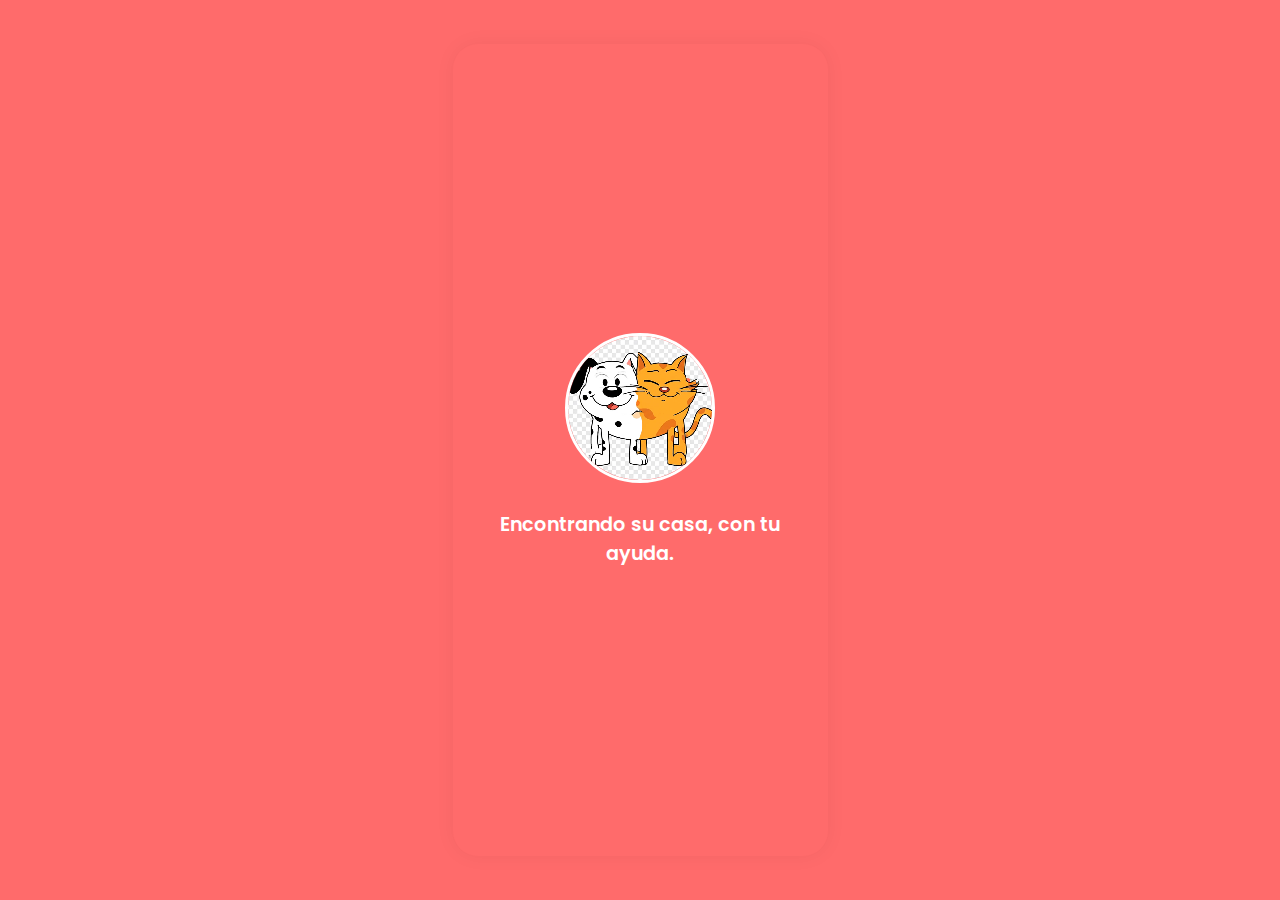
<file: 01-splash.html>
<!DOCTYPE html>
<html lang="es">
<head>
    <meta charset="UTF-8">
    <meta name="viewport" content="width=device-width, initial-scale=1.0">
    <title>PetFinder - Splash</title>
    <link rel="stylesheet" href="style.css">
    <link href="https://fonts.googleapis.com/css2?family=Poppins:wght@400;600;700&display=swap" rel="stylesheet">
</head>
<body>
    
<div id="splash-screen" class="screen">
        <div class="splash-content">
            <video class="app-logo" autoplay muted loop playsinline>
            <source src="/assets/Animación_de_CatDog_estilo_Cartoon_Network.mp4" type="video/mp4">
        </video>
            <p class="tagline">Encontrando su casa, con tu ayuda.</p>
        </div>
    </div>

    <script>
        // Redirige a la pantalla de bienvenida después de 5 segundos
        setTimeout(() => {
            window.location.href = '02-welcome.html';
        }, 5000); 
    </script>
</body>
</html>
</file>
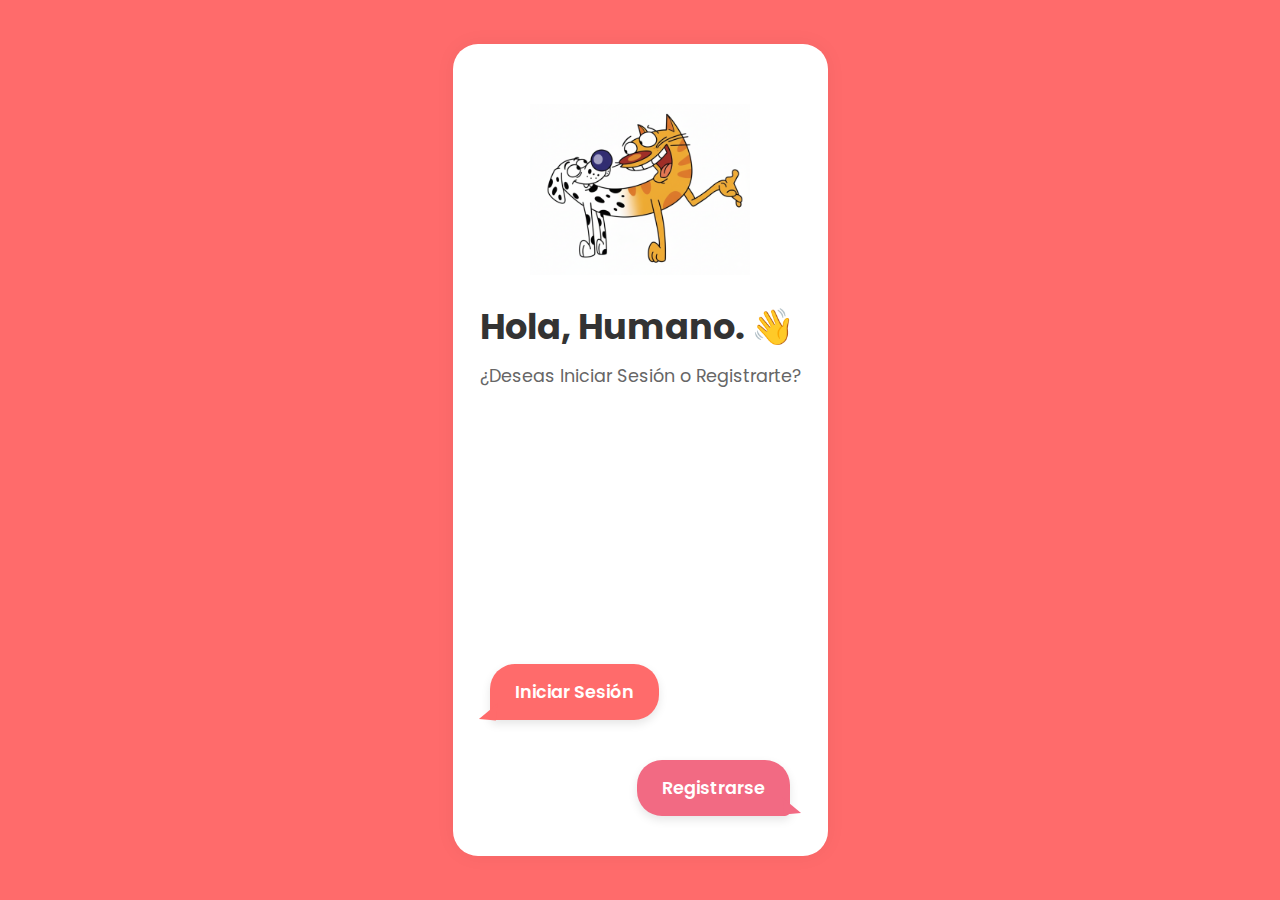
<file: 02-welcome.html>
<!DOCTYPE html>
<html lang="es">
<head>
    <meta charset="UTF-8">
    <meta name="viewport" content="width=device-width, initial-scale=1.0">
    <title>PetFinder - Bienvenida</title>
    <link rel="stylesheet" href="style.css">
    <link href="https://fonts.googleapis.com/css2?family=Poppins:wght@400;600;700&display=swap" rel="stylesheet">
</head>
<body>
    
<div id="onboarding-welcome" class="screen active">
        <div class="onboarding-header">
            <img src="/assets/CatDog.png" alt="CatDog" class="onboarding-animal">
            <h1>Hola, Humano. 👋</h1>
            <p>¿Deseas Iniciar Sesión o Registrarte?</p>
        </div>
        <div class="onboarding-actions">
            <a href="03-login.html" class="btn btn-primary">Iniciar Sesión</a>
            <a href="04-signup-step1.html" class="btn btn-secondary">Registrarse</a>
        </div>
    </div>
</body>
</html>
</file>
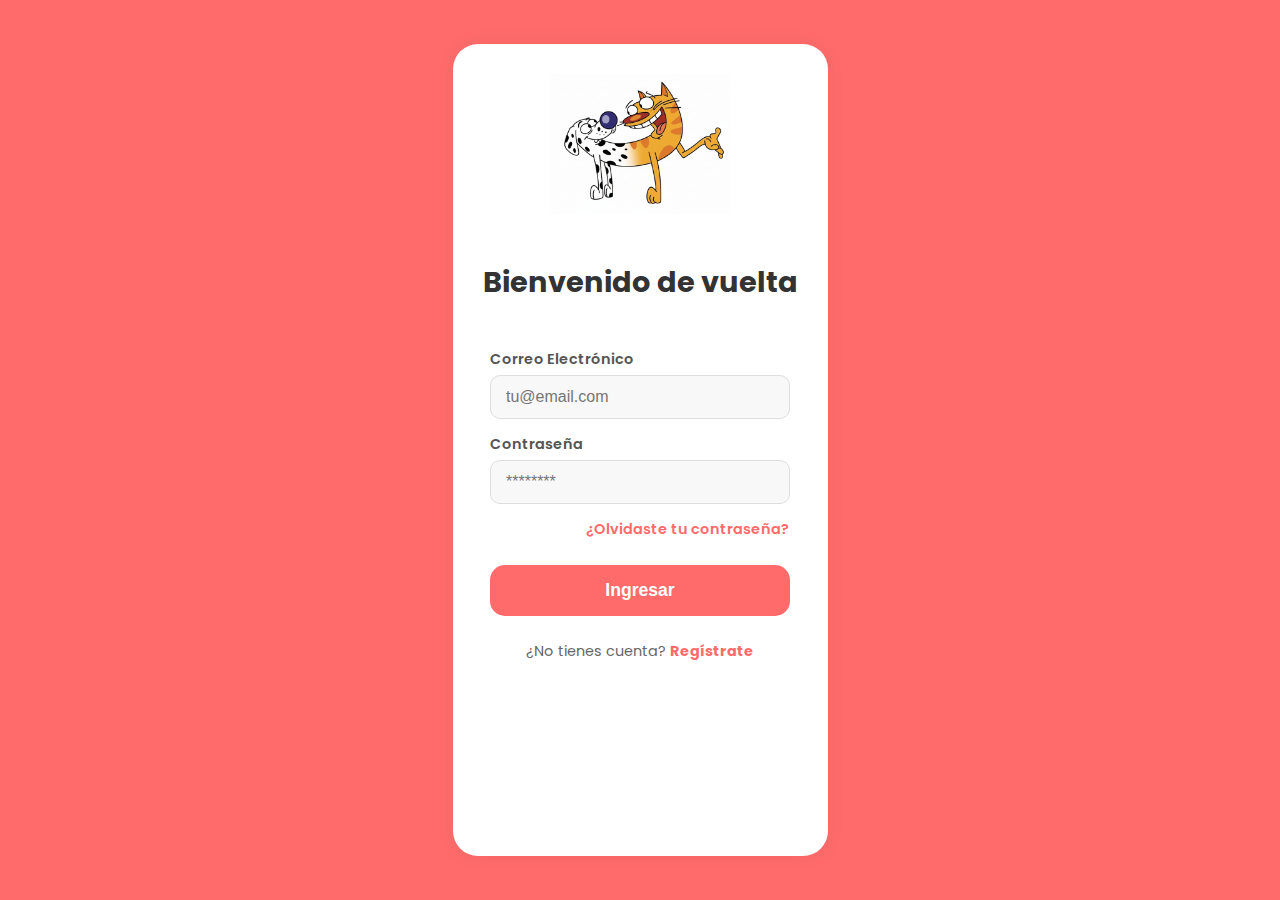
<file: 03-login.html>
<!DOCTYPE html>
<html lang="es">
<head>
    <meta charset="UTF-8">
    <meta name="viewport" content="width=device-width, initial-scale=1.0">
    <title>PetFinder - Login</title>
    <link rel="stylesheet" href="style.css">
    <link href="https://fonts.googleapis.com/css2?family=Poppins:wght@400;600;700&display=swap" rel="stylesheet">
</head>
<body>
    
<div id="login-screen" class="screen active">
        <div class="screen-header">
            <img src="/assets/CatDog.png" alt="CatDog" class="header-icon">
            <h2>Bienvenido de vuelta</h2>
        </div>
        <form class="form-container">
            <div class="input-group">
                <label for="login-email">Correo Electrónico</label>
                <input type="email" id="login-email" placeholder="tu@email.com" required>
            </div>
            <div class="input-group">
                <label for="login-password">Contraseña</label>
                <input type="password" id="login-password" placeholder="********" required>
            </div>
            <a href="#" class="forgot-password">¿Olvidaste tu contraseña?</a>
            <button type="submit" class="btn btn-primary">Ingresar</button>
            <p class="form-footer">¿No tienes cuenta? <a href="04-signup-step1.html">Regístrate</a></p>
        </form>
    </div>
</body>
</html>
</file>
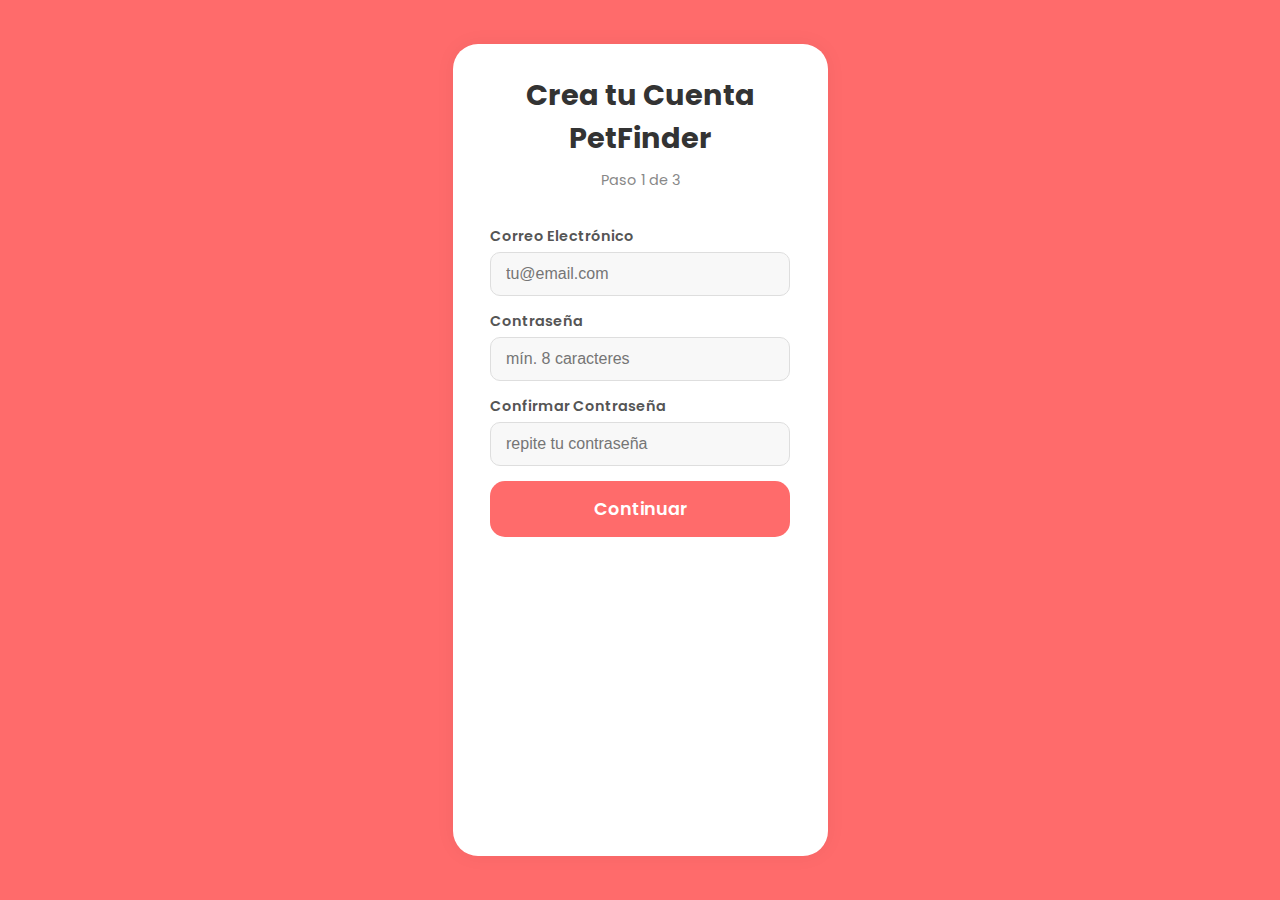
<file: 04-signup-step1.html>
<!DOCTYPE html>
<html lang="es">
<head>
    <meta charset="UTF-8">
    <meta name="viewport" content="width=device-width, initial-scale=1.0">
    <title>PetFinder - Registro 1/3</title>
    <link rel="stylesheet" href="style.css">
    <link href="https://fonts.googleapis.com/css2?family=Poppins:wght@400;600;700&display=swap" rel="stylesheet">
</head>
<body>
    
<div id="signup-step1-screen" class="screen active">
        <div class="screen-header">
            <h2>Crea tu Cuenta PetFinder</h2>
            <p class="progress-indicator">Paso 1 de 3</p>
        </div>
        <form class="form-container">
            <div class="input-group">
                <label for="signup-email">Correo Electrónico</label>
                <input type="email" id="signup-email" placeholder="tu@email.com" required>
            </div>
            <div class="input-group">
                <label for="signup-password">Contraseña</label>
                <input type="password" id="signup-password" placeholder="mín. 8 caracteres" required>
            </div>
            <div class="input-group">
                <label for="signup-confirm-password">Confirmar Contraseña</label>
                <input type="password" id="signup-confirm-password" placeholder="repite tu contraseña" required>
            </div>
            <a href="05-signup-step2.html" class="btn btn-primary">Continuar</a>
        </form>
    </div>
</body>
</html>
</file>
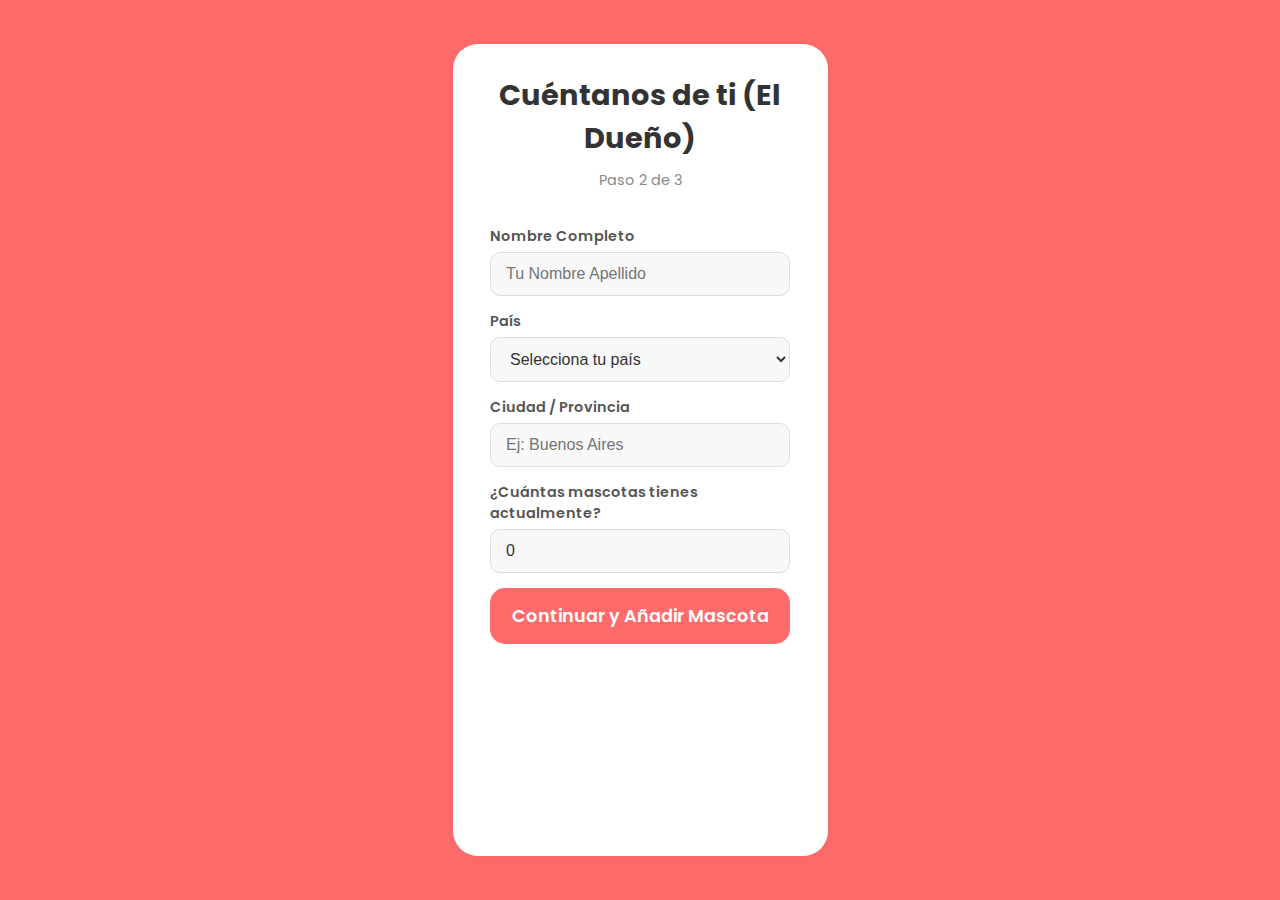
<file: 05-signup-step2.html>
<!DOCTYPE html>
<html lang="es">
<head>
    <meta charset="UTF-8">
    <meta name="viewport" content="width=device-width, initial-scale=1.0">
    <title>PetFinder - Registro 2/3</title>
    <link rel="stylesheet" href="style.css">
    <link href="https://fonts.googleapis.com/css2?family=Poppins:wght@400;600;700&display=swap" rel="stylesheet">
</head>
<body>
    
<div id="signup-step2-screen" class="screen active">
        <div class="screen-header">
            <h2>Cuéntanos de ti (El Dueño)</h2>
            <p class="progress-indicator">Paso 2 de 3</p>
        </div>
        <form class="form-container">
            <div class="input-group">
                <label for="owner-name">Nombre Completo</label>
                <input type="text" id="owner-name" placeholder="Tu Nombre Apellido" required>
            </div>
            <div class="input-group">
                <label for="owner-country">País</label>
                <select id="owner-country" required>
                    <option value="">Selecciona tu país</option>
                    <option value="ar">Argentina</option>
                    <option value="mx">México</option>
                    <option value="es">España</option>
                    </select>
            </div>
            <div class="input-group">
                <label for="owner-city">Ciudad / Provincia</label>
                <input type="text" id="owner-city" placeholder="Ej: Buenos Aires" required>
            </div>
            <div class="input-group">
                <label for="owner-pets-count">¿Cuántas mascotas tienes actualmente?</label>
                <input type="number" id="owner-pets-count" min="0" value="0" required>
            </div>
            <a href="06-signup-step3.html" class="btn btn-primary">Continuar y Añadir Mascota</a>
        </form>
    </div>
</body>
</html>
</file>
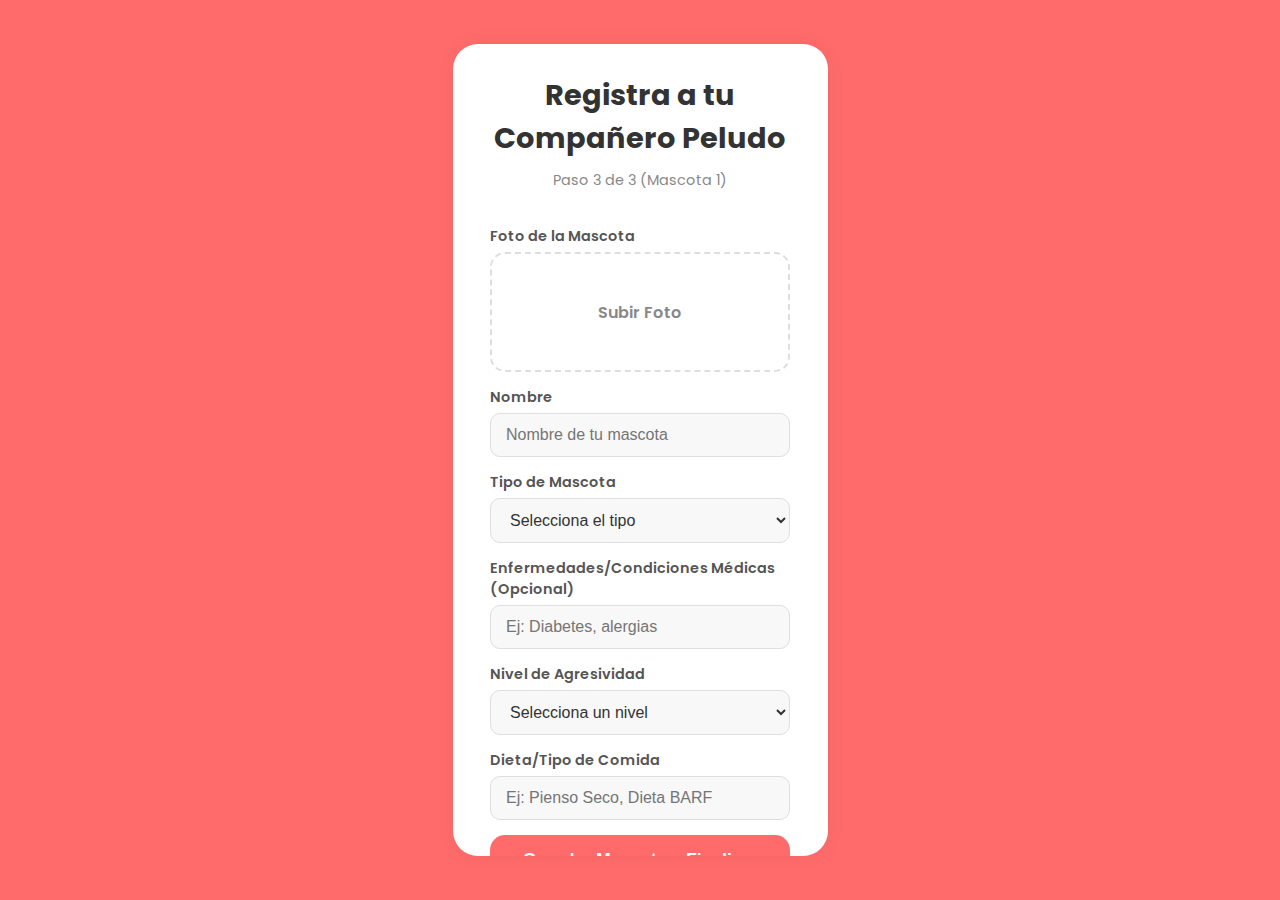
<file: 06-signup-step3.html>
<!DOCTYPE html>
<html lang="es">
<head>
    <meta charset="UTF-8">
    <meta name="viewport" content="width=device-width, initial-scale=1.0">
    <title>PetFinder - Registro 3/3</title>
    <link rel="stylesheet" href="style.css">
    <link href="https://fonts.googleapis.com/css2?family=Poppins:wght@400;600;700&display=swap" rel="stylesheet">
</head>
<body>
    
<div id="signup-step3-screen" class="screen active">
        <div class="screen-header">
            <h2>Registra a tu Compañero Peludo</h2>
            <p class="progress-indicator">Paso 3 de 3 (Mascota 1)</p>
        </div>
        <form class="form-container">
            <div class="input-group photo-upload">
                <label>Foto de la Mascota</label>
                <div class="upload-area">
                    <span>Subir Foto</span>
                    <input type="file" accept="image/*">
                </div>
            </div>
            <div class="input-group">
                <label for="pet-name">Nombre</label>
                <input type="text" id="pet-name" placeholder="Nombre de tu mascota" required>
            </div>
            <div class="input-group">
                <label for="pet-type">Tipo de Mascota</label>
                <select id="pet-type" required>
                    <option value="">Selecciona el tipo</option>
                    <option value="dog">Perro</option>
                    <option value="cat">Gato</option>
                    <option value="other">Otro</option>
                </select>
            </div>
            <div class="input-group">
                <label for="pet-health-conditions">Enfermedades/Condiciones Médicas (Opcional)</label>
                <input type="text" id="pet-health-conditions" placeholder="Ej: Diabetes, alergias">
            </div>
            <div class="input-group">
                <label for="pet-aggressiveness">Nivel de Agresividad</label>
                <select id="pet-aggressiveness" required>
                    <option value="">Selecciona un nivel</option>
                    <option value="none">Ninguna</option>
                    <option value="low">Baja</option>
                    <option value="medium">Media</option>
                    <option value="high">Alta</option>
                </select>
            </div>
            <div class="input-group">
                <label for="pet-diet">Dieta/Tipo de Comida</label>
                <input type="text" id="pet-diet" placeholder="Ej: Pienso Seco, Dieta BARF" required>
            </div>

            <button type="submit" class="btn btn-primary">Guardar Mascota y Finalizar</button>
            <a href="06-signup-step3.html" class="btn btn-secondary">Guardar y Añadir Otra Mascota</a>
        </form>
    </div>
</body>
</html>
</file>
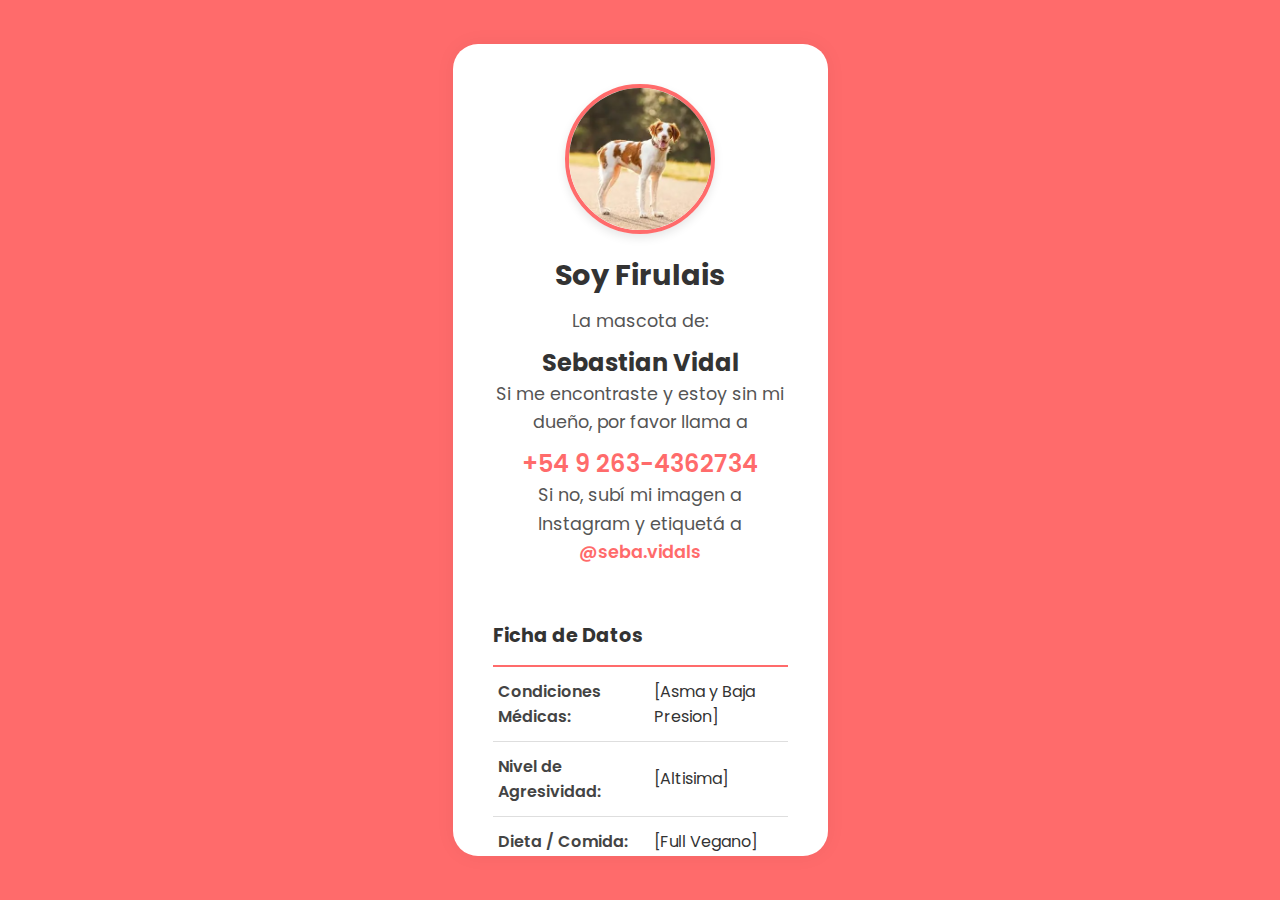
<file: perfil_mascota.html>
<!DOCTYPE html>
<html lang="es">
<head>
    <meta charset="UTF-8">
    <meta name="viewport" content="width=device-width, initial-scale=1.0">
    <title>Perfil de [Nombre de la Mascota]</title>
    
    <link href="https://fonts.googleapis.com/css2?family=Poppins:wght@400;600;700&display=swap" rel="stylesheet">
    
    <link rel="stylesheet" href="style.css">
</head>
<body>

    <div class="screen active">
        <div class="pet-profile-container">
            <img src="/assets/mascota.png" alt="Foto de la Mascota" class="pet-image">

            <div class="lost-pet-message">
                <h1>Soy <span id="nombre-mascota">Firulais</span></h1>
                <p>
                    La mascota de: 
                </p>
                <h2><span id="nombre-jefe">Sebastian Vidal</span></h2>
                <p>
                    Si me encontraste y estoy sin mi dueño, por favor llama a 
                </p>
                <h2><a href="tel:+5492634362734" id="celular">+54 9 263-4362734</a></h2>
                <p>
                    Si no, subí mi imagen a Instagram y etiquetá a 
                    <a href="https://www.instagram.com/seba.vidals/" target="_blank" id="ig">@seba.vidals</a>
                </p>
            </div>

            <table class="pet-data-table">
                <thead>
                    <tr>
                        <th colspan="2">Ficha de Datos</th>
                    </tr>
                </thead>
                <tbody>
                    <tr>
                        <td>Condiciones Médicas:</td>
                        <td id="enfermedades">[Asma y Baja Presion]</td>
                    </tr>
                    <tr>
                        <td>Nivel de Agresividad:</td>
                        <td id="agresividad">[Altisima]</td>
                    </tr>
                    <tr>
                        <td>Dieta / Comida:</td>
                        <td id="comida">[Full Vegano]</td>
                    </tr>
                </tbody>
            </table>
        </div>
    </div>

</body>
</html>
</file>
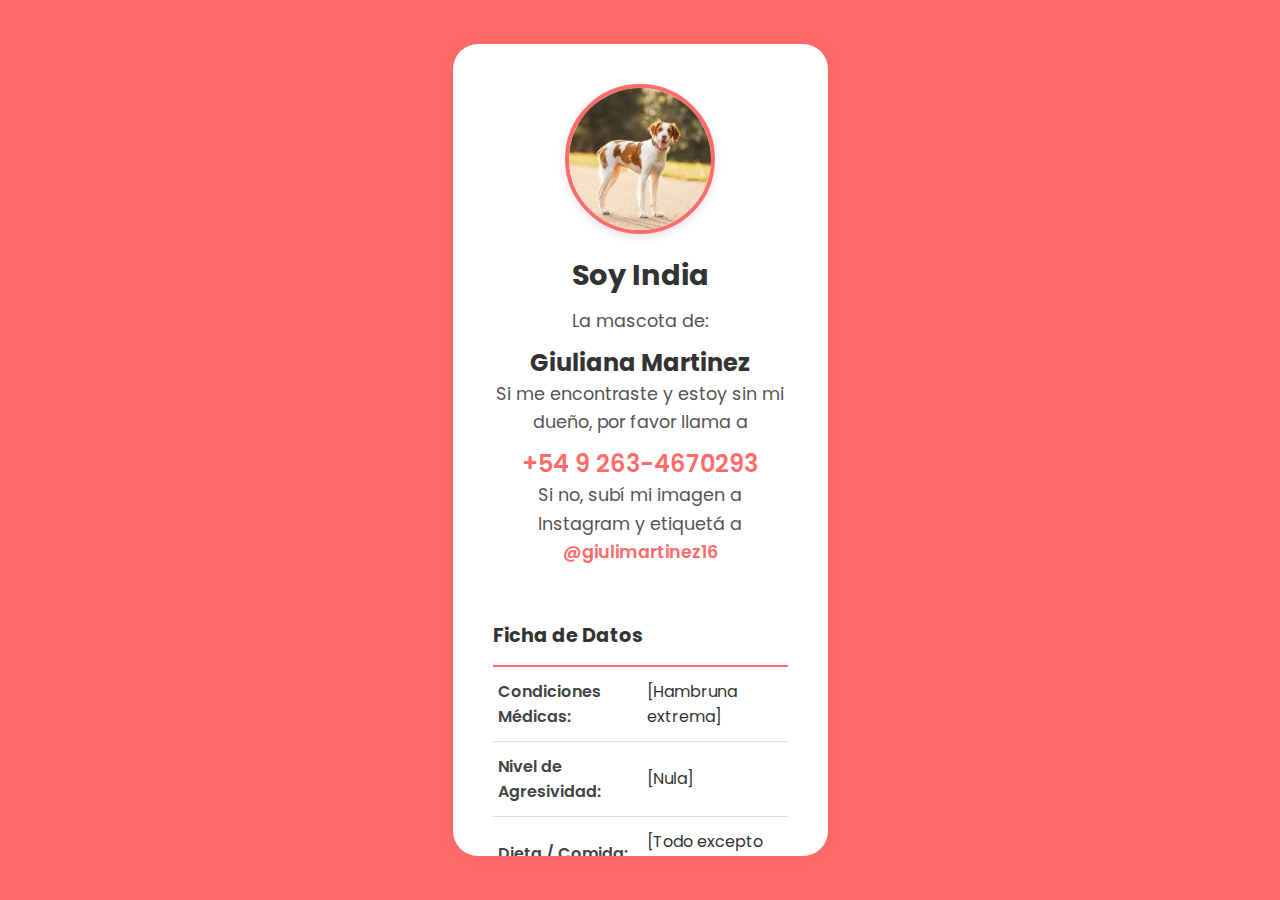
<file: perfil_mascota2.html>
<!DOCTYPE html>
<html lang="es">
<head>
    <meta charset="UTF-8">
    <meta name="viewport" content="width=device-width, initial-scale=1.0">
    <title>Perfil de [Nombre de la Mascota]</title>
    
    <link href="https://fonts.googleapis.com/css2?family=Poppins:wght@400;600;700&display=swap" rel="stylesheet">
    
    <link rel="stylesheet" href="style.css">
</head>
<body>

    <div class="screen active">
        <div class="pet-profile-container">
            <img src="/assets/mascota.png" alt="Foto de la Mascota" class="pet-image">

            <div class="lost-pet-message">
                <h1>Soy <span id="nombre-mascota">India</span></h1>
                <p>
                    La mascota de: 
                </p>
                <h2><span id="nombre-jefe">Giuliana Martinez</span></h2>
                <p>
                    Si me encontraste y estoy sin mi dueño, por favor llama a 
                </p>
                <h2><a href="tel:+5492634670293" id="celular">+54 9 263-4670293</a></h2>
                <p>
                    Si no, subí mi imagen a Instagram y etiquetá a 
                    <a href="https://www.instagram.com/giulimartinez16/" target="_blank" id="ig">@giulimartinez16</a>
                </p>
            </div>

            <table class="pet-data-table">
                <thead>
                    <tr>
                        <th colspan="2">Ficha de Datos</th>
                    </tr>
                </thead>
                <tbody>
                    <tr>
                        <td>Condiciones Médicas:</td>
                        <td id="enfermedades">[Hambruna extrema]</td>
                    </tr>
                    <tr>
                        <td>Nivel de Agresividad:</td>
                        <td id="agresividad">[Nula]</td>
                    </tr>
                    <tr>
                        <td>Dieta / Comida:</td>
                        <td id="comida">[Todo excepto piedras]</td>
                    </tr>
                </tbody>
            </table>
        </div>
    </div>

</body>
</html>
</file>
<file: style.css>
/* Variables CSS para colores */
:root {
    --primary-color: #FF6B6B; /* Rojo/Rosa de los botones principales */
    --secondary-color: #6B6BFF; /* Azul suave */
    --accent-color: #FFD166; /* Amarillo */
    --text-color-dark: #333333;
    --text-color-light: #FFFFFF;
    --bg-color-light: #F8F8F8; /* Fondo claro general */
    --input-border-color: #DEDEDE;
    --shadow-color: rgba(0, 0, 0, 0.05);
}

/* Base global */
* {
    box-sizing: border-box;
    margin: 0;
    padding: 0;
}

body {
    font-family: 'Poppins', sans-serif;
    background-color: var(--bg-color-light);
    color: var(--text-color-dark);
    display: flex;
    justify-content: center;
    align-items: center;
    min-height: 100vh;
    overflow-x: hidden; /* Evita scroll horizontal */
    background-color: #FF6B6B;
}
  /* Estilos específicos para que esta pantalla siempre ocupe todo el espacio */
#splash-screen.screen {
    display: flex !important; /* Asegura que se muestre inmediatamente */
    justify-content: center;
    align-items: center;
    background-color: var(--primary-color);
}
/* Estilos para cada "pantalla" */
.screen {
    width: 100%;
    max-width: 375px; /* Ancho típico de un móvil */
    height: 100vh; /* Ocupa toda la altura de la vista */
    max-height: 812px; /* Altura típica de un móvil (iPhone X) */
    background-color: #FFFFFF;
    box-shadow: 0 0 20px var(--shadow-color);
    border-radius: 25px; /* Bordes redondeados como en la imagen */
    overflow-y: auto; /* Para pantallas con contenido largo */
    display: none; /* Por defecto, todas ocultas */
    flex-direction: column;
    align-items: center;
    padding: 20px;
    position: relative; /* Para posicionar elementos internos */
}

.screen.active {
    display: flex; /* Mostrar la pantalla activa */
}

/* Splash Screen específica */
#splash-screen {
    justify-content: center;
    align-items: center;
    background-color: var(--primary-color); /* Un color sólido de la marca */
    color: var(--text-color-light);
}

.splash-content {
    text-align: center;
}

.app-logo {
    width: 150px;
    height: 150px;
    border-radius: 50%; /* Hace el video circular */
    object-fit: cover;  /* Asegura que el video llene el círculo sin deformarse */
    margin-bottom: 20px;
    border: 3px solid white; /* Opcional: un borde para que se vea mejor */
}

.tagline {
    font-size: 1.2em;
    font-weight: 600;
}

/* Estilos de encabezado para las pantallas */
.screen-header {
    text-align: center;
    margin-bottom: 35px;
    padding-top: 10px; /* Espacio superior */
}

.screen-header .header-icon {
    max-width: 180px;       
    height: auto;     /* Mantiene la proporción original */
    object-fit: cover;   /* Ajusta la imagen sin deformarla */ 
    margin-bottom: 40px; 
}

.screen-header h2 {
    font-size: 1.8em;
    font-weight: 700;
    margin-bottom: 10px;
}

.screen-header p.progress-indicator {
    font-size: 0.9em;
    color: #888;
}

/* Onboarding */
#onboarding-welcome {
    background-color: #ffffff; /* Color de fondo rosa pálido */
    justify-content: flex-start; /* Alinea el contenido hacia arriba */
    padding-top: 60px;
}

#onboarding-welcome .onboarding-header {
    margin-bottom: 40px;
}
.onboarding-animal {
    display: block;
    margin: 0 auto; /* Centra la imagen horizontalmente */
}

#onboarding-welcome .onboarding-animal {
    max-width: 220px;
    height: auto;     /* Mantiene la proporción original */
    margin-bottom: 25px;
    object-fit: cover;   /* Ajusta la imagen sin deformarla */
}

.onboarding-header h1 {
    font-size: 2.2em;
    font-weight: 700;
    margin-bottom: 10px;
}

.onboarding-header p {
    font-size: 1.1em;
    color: #666;
}

#onboarding-welcome .onboarding-actions {
   
    width: 100%;
    max-width: 300px; 
    display: flex;
    flex-direction: column; 
    gap: 40px; 
    margin-top: auto; 
    padding-bottom: 20px; 
}

#onboarding-welcome .btn {
    width: auto;
    display: inline-block; /* Permite que el ancho sea automático */
    padding: 15px 25px;
    border-radius: 25px; /* Bordes muy redondeados */
    position: relative; /* Necesario para posicionar el triángulo de la burbuja */
    box-shadow: 0 4px 10px rgba(0, 0, 0, 0.1);
    font-size: 1.1em;
}
#onboarding-welcome .btn-primary {
    background-color: #ff6b6b; /* Color oscuro */
    align-self: flex-start; /* Lo alinea a la izquierda */
    border-bottom-left-radius: 5px; /* Esquina más recta para el triángulo */
}
#onboarding-welcome .btn-secondary {
    background-color: #F26A83; /* Color rosa */
    align-self: flex-end; /* Lo alinea a la derecha */
    border-bottom-right-radius: 5px; /* Esquina más recta para el triángulo */
}
#onboarding-welcome .btn-primary::after {
    content: '';
    position: absolute;
    bottom: -2px;
    left: -10px;
    width: 0;
    height: 0;
    border-style: solid;
    border-width: 12px 12px 0 12px;
    border-color: #ff6b6b transparent transparent transparent;
    transform: rotate(-40deg);
}
#onboarding-welcome .btn-secondary::after {
    content: '';
    position: absolute;
    bottom: 0px;
    right: -10px;
    width: 0;
    height: 0;
    border-style: solid;
    border-width: 12px 12px 0 12px;
    border-color: #F26A83 transparent transparent transparent;
    transform: rotate(40deg);
}

/* Formularios */
.form-container {
    width: 100%;
    max-width: 300px;
    display: flex;
    flex-direction: column;
    gap: 15px; /* Espacio entre grupos de input */
}

.input-group {
    display: flex;
    flex-direction: column;
}

.input-group label {
    font-size: 0.9em;
    font-weight: 600;
    margin-bottom: 5px;
    color: #555;
}

.input-group input[type="text"],
.input-group input[type="email"],
.input-group input[type="password"],
.input-group input[type="tel"],
.input-group input[type="number"],
.input-group select,
.input-group textarea {
    padding: 12px 15px;
    border: 1px solid var(--input-border-color);
    border-radius: 10px;
    font-size: 1em;
    color: var(--text-color-dark);
    background-color: var(--bg-color-light);
    outline: none;
    transition: border-color 0.3s ease;
}

.input-group input:focus,
.input-group select:focus,
.input-group textarea:focus {
    border-color: var(--primary-color);
}

.input-group textarea {
    resize: vertical; /* Permite redimensionar verticalmente */
    min-height: 80px;
}

/* Radio Buttons personalizados */
.input-group.radio-group > div {
    display: flex;
    gap: 15px;
    align-items: center;
    flex-wrap: wrap;
}

.input-group.radio-group input[type="radio"] {
    display: none; /* Oculta el radio button nativo */
}

.input-group.radio-group input[type="radio"] + label {
    background-color: #EEE;
    padding: 8px 15px;
    border-radius: 20px;
    cursor: pointer;
    transition: background-color 0.3s ease, color 0.3s ease;
    font-size: 0.9em;
    color: #666;
}

.input-group.radio-group input[type="radio"]:checked + label {
    background-color: var(--primary-color);
    color: var(--text-color-light);
}

/* Subida de foto */
.photo-upload .upload-area {
    width: 100%;
    height: 120px;
    border: 2px dashed var(--input-border-color);
    border-radius: 15px;
    display: flex;
    justify-content: center;
    align-items: center;
    color: #888;
    font-weight: 600;
    cursor: pointer;
    position: relative;
    overflow: hidden;
}

.photo-upload .upload-area input[type="file"] {
    position: absolute;
    top: 0;
    left: 0;
    width: 100%;
    height: 100%;
    opacity: 0;
    cursor: pointer;
}

/* Botones */
.btn {
    padding: 15px 20px;
    border: none;
    border-radius: 15px;
    font-size: 1.1em;
    font-weight: 600;
    cursor: pointer;
    transition: background-color 0.3s ease, transform 0.2s ease;
    width: 100%;
    text-decoration: none; /* Para usar con <a> como botón */
    text-align: center;
}

.btn-primary {
    background-color: var(--primary-color);
    color: var(--text-color-light);
}

.btn-primary:hover {
    background-color: #E05A5A;
    transform: translateY(-2px);
}

.btn-secondary {
    background-color: var(--secondary-color);
    color: var(--text-color-light);
}

.btn-secondary:hover {
    background-color: #5A5AE0;
    transform: translateY(-2px);
}

/* Enlaces */
a {
    color: var(--primary-color);
    text-decoration: none;
    font-weight: 600;
    transition: color 0.3s ease;
}

a:hover {
    color: #E05A5A;
}

.forgot-password {
    text-align: right;
    font-size: 0.9em;
    margin-bottom: 10px;
}

.form-footer {
    text-align: center;
    font-size: 0.9em;
    color: #666;
    margin-top: 10px;
}

.form-footer a {
    font-weight: 700;
}

/* Utilidades */
.hidden {
    display: none !important;
}

/* Media Queries para pantallas más pequeñas (opcional, pero buena práctica) */
@media (max-width: 400px) {
    .screen {
        border-radius: 0; /* Sin bordes redondeados en pantallas muy pequeñas */
        max-height: unset; /* Permite que ocupe la altura disponible */
    }
}

/* ================================================ */
/* ==== ESTILOS PARA LA PÁGINA DE PERFIL (NFC) ==== */
/* ================================================ */

/* Contenedor principal del perfil */
.pet-profile-container {
    width: 100%;
    display: flex;
    flex-direction: column;
    align-items: center;
    text-align: center;
    padding: 20px;
}

/* Imagen de la mascota */
.pet-image {
    width: 150px;
    height: 150px;
    border-radius: 50%;
    object-fit: cover; /* Asegura que la imagen no se deforme */
    border: 4px solid var(--primary-color);
    margin-bottom: 20px;
    box-shadow: 0 4px 10px rgba(0, 0, 0, 0.1);
}

/* Mensaje principal de "mascota perdida" */
.lost-pet-message {
    margin-bottom: 25px;
}

.lost-pet-message h1 {
    font-size: 1.8em;
    font-weight: 700;
    margin-bottom: 10px;
}

.lost-pet-message p {
    font-size: 1.1em;
    line-height: 1.6;
    color: #555;
    margin-bottom: 10px;
}

/* Tabla de datos de la mascota */
.pet-data-table {
    width: 100%;
    border-collapse: collapse; /* Une los bordes de la tabla */
    text-align: left;
    margin-top: 20px;
}
.pet-data-table th {
    font-size: 1.2em;
    font-weight: 700;
    padding-bottom: 15px;
    border-bottom: 2px solid var(--primary-color);
}

.pet-data-table td {
    padding: 12px 5px;
    border-bottom: 1px solid var(--input-border-color);
}
/* Para que la última fila no tenga borde inferior */
.pet-data-table tr:last-child td {
    border-bottom: none;
}
/* Estilo para la primera columna (la etiqueta) */
.pet-data-table td:first-child {
    font-weight: 600;
    color: #444;
}
/* Variables CSS para colores */
:root {
    --primary-color: #FF6B6B; /* Rojo/Rosa de los botones principales */
    --secondary-color: #6B6BFF; /* Azul suave */
    --accent-color: #FFD166; /* Amarillo */
    --text-color-dark: #333333;
    --text-color-light: #FFFFFF;
    --bg-color-light: #F8F8F8; /* Fondo claro general */
    --input-border-color: #DEDEDE;
    --shadow-color: rgba(0, 0, 0, 0.05);
}

/* Base global */
* {
    box-sizing: border-box;
    margin: 0;
    padding: 0;
}

body {
    font-family: 'Poppins', sans-serif;
    background-color: var(--bg-color-light);
    color: var(--text-color-dark);
    display: flex;
    justify-content: center;
    align-items: center;
    min-height: 100vh;
    overflow-x: hidden; /* Evita scroll horizontal */
    background-color: #FF6B6B;
}
  /* Estilos específicos para que esta pantalla siempre ocupe todo el espacio */
#splash-screen.screen {
    display: flex !important; /* Asegura que se muestre inmediatamente */
    justify-content: center;
    align-items: center;
    background-color: var(--primary-color);
}
/* Estilos para cada "pantalla" */
.screen {
    width: 100%;
    max-width: 375px; /* Ancho típico de un móvil */
    height: 100vh; /* Ocupa toda la altura de la vista */
    max-height: 812px; /* Altura típica de un móvil (iPhone X) */
    background-color: #FFFFFF;
    box-shadow: 0 0 20px var(--shadow-color);
    border-radius: 25px; /* Bordes redondeados como en la imagen */
    overflow-y: auto; /* Para pantallas con contenido largo */
    display: none; /* Por defecto, todas ocultas */
    flex-direction: column;
    align-items: center;
    padding: 20px;
    position: relative; /* Para posicionar elementos internos */
}

.screen.active {
    display: flex; /* Mostrar la pantalla activa */
}

/* Splash Screen específica */
#splash-screen {
    justify-content: center;
    align-items: center;
    background-color: var(--primary-color); /* Un color sólido de la marca */
    color: var(--text-color-light);
}

.splash-content {
    text-align: center;
}

.app-logo {
    width: 150px;
    height: 150px;
    border-radius: 50%; /* Hace el video circular */
    object-fit: cover;  /* Asegura que el video llene el círculo sin deformarse */
    margin-bottom: 20px;
    border: 3px solid white; /* Opcional: un borde para que se vea mejor */
}

.tagline {
    font-size: 1.2em;
    font-weight: 600;
}

/* Estilos de encabezado para las pantallas */
.screen-header {
    text-align: center;
    margin-bottom: 35px;
    padding-top: 10px; /* Espacio superior */
}

.screen-header .header-icon {
    max-width: 180px;       
    height: auto;     /* Mantiene la proporción original */
    object-fit: cover;   /* Ajusta la imagen sin deformarla */ 
    margin-bottom: 40px; 
}

.screen-header h2 {
    font-size: 1.8em;
    font-weight: 700;
    margin-bottom: 10px;
}

.screen-header p.progress-indicator {
    font-size: 0.9em;
    color: #888;
}

/* Onboarding */
#onboarding-welcome {
    background-color: #ffffff; /* Color de fondo rosa pálido */
    justify-content: flex-start; /* Alinea el contenido hacia arriba */
    padding-top: 60px;
}

#onboarding-welcome .onboarding-header {
    margin-bottom: 40px;
}
.onboarding-animal {
    display: block;
    margin: 0 auto; /* Centra la imagen horizontalmente */
}

#onboarding-welcome .onboarding-animal {
    max-width: 220px;
    height: auto;     /* Mantiene la proporción original */
    margin-bottom: 25px;
    object-fit: cover;   /* Ajusta la imagen sin deformarla */
}

.onboarding-header h1 {
    font-size: 2.2em;
    font-weight: 700;
    margin-bottom: 10px;
}

.onboarding-header p {
    font-size: 1.1em;
    color: #666;
}

#onboarding-welcome .onboarding-actions {
   
    width: 100%;
    max-width: 300px; 
    display: flex;
    flex-direction: column; 
    gap: 40px; 
    margin-top: auto; 
    padding-bottom: 20px; 
}

#onboarding-welcome .btn {
    width: auto;
    display: inline-block; /* Permite que el ancho sea automático */
    padding: 15px 25px;
    border-radius: 25px; /* Bordes muy redondeados */
    position: relative; /* Necesario para posicionar el triángulo de la burbuja */
    box-shadow: 0 4px 10px rgba(0, 0, 0, 0.1);
    font-size: 1.1em;
}
#onboarding-welcome .btn-primary {
    background-color: #ff6b6b; /* Color oscuro */
    align-self: flex-start; /* Lo alinea a la izquierda */
    border-bottom-left-radius: 5px; /* Esquina más recta para el triángulo */
}
#onboarding-welcome .btn-secondary {
    background-color: #F26A83; /* Color rosa */
    align-self: flex-end; /* Lo alinea a la derecha */
    border-bottom-right-radius: 5px; /* Esquina más recta para el triángulo */
}
#onboarding-welcome .btn-primary::after {
    content: '';
    position: absolute;
    bottom: -2px;
    left: -10px;
    width: 0;
    height: 0;
    border-style: solid;
    border-width: 12px 12px 0 12px;
    border-color: #ff6b6b transparent transparent transparent;
    transform: rotate(-40deg);
}
#onboarding-welcome .btn-secondary::after {
    content: '';
    position: absolute;
    bottom: 0px;
    right: -10px;
    width: 0;
    height: 0;
    border-style: solid;
    border-width: 12px 12px 0 12px;
    border-color: #F26A83 transparent transparent transparent;
    transform: rotate(40deg);
}

/* Formularios */
.form-container {
    width: 100%;
    max-width: 300px;
    display: flex;
    flex-direction: column;
    gap: 15px; /* Espacio entre grupos de input */
}

.input-group {
    display: flex;
    flex-direction: column;
}

.input-group label {
    font-size: 0.9em;
    font-weight: 600;
    margin-bottom: 5px;
    color: #555;
}

.input-group input[type="text"],
.input-group input[type="email"],
.input-group input[type="password"],
.input-group input[type="tel"],
.input-group input[type="number"],
.input-group select,
.input-group textarea {
    padding: 12px 15px;
    border: 1px solid var(--input-border-color);
    border-radius: 10px;
    font-size: 1em;
    color: var(--text-color-dark);
    background-color: var(--bg-color-light);
    outline: none;
    transition: border-color 0.3s ease;
}

.input-group input:focus,
.input-group select:focus,
.input-group textarea:focus {
    border-color: var(--primary-color);
}

.input-group textarea {
    resize: vertical; /* Permite redimensionar verticalmente */
    min-height: 80px;
}

/* Radio Buttons personalizados */
.input-group.radio-group > div {
    display: flex;
    gap: 15px;
    align-items: center;
    flex-wrap: wrap;
}

.input-group.radio-group input[type="radio"] {
    display: none; /* Oculta el radio button nativo */
}

.input-group.radio-group input[type="radio"] + label {
    background-color: #EEE;
    padding: 8px 15px;
    border-radius: 20px;
    cursor: pointer;
    transition: background-color 0.3s ease, color 0.3s ease;
    font-size: 0.9em;
    color: #666;
}

.input-group.radio-group input[type="radio"]:checked + label {
    background-color: var(--primary-color);
    color: var(--text-color-light);
}

/* Subida de foto */
.photo-upload .upload-area {
    width: 100%;
    height: 120px;
    border: 2px dashed var(--input-border-color);
    border-radius: 15px;
    display: flex;
    justify-content: center;
    align-items: center;
    color: #888;
    font-weight: 600;
    cursor: pointer;
    position: relative;
    overflow: hidden;
}

.photo-upload .upload-area input[type="file"] {
    position: absolute;
    top: 0;
    left: 0;
    width: 100%;
    height: 100%;
    opacity: 0;
    cursor: pointer;
}

/* Botones */
.btn {
    padding: 15px 20px;
    border: none;
    border-radius: 15px;
    font-size: 1.1em;
    font-weight: 600;
    cursor: pointer;
    transition: background-color 0.3s ease, transform 0.2s ease;
    width: 100%;
    text-decoration: none; /* Para usar con <a> como botón */
    text-align: center;
}

.btn-primary {
    background-color: var(--primary-color);
    color: var(--text-color-light);
}

.btn-primary:hover {
    background-color: #E05A5A;
    transform: translateY(-2px);
}

.btn-secondary {
    background-color: var(--secondary-color);
    color: var(--text-color-light);
}

.btn-secondary:hover {
    background-color: #5A5AE0;
    transform: translateY(-2px);
}

/* Enlaces */
a {
    color: var(--primary-color);
    text-decoration: none;
    font-weight: 600;
    transition: color 0.3s ease;
}

a:hover {
    color: #E05A5A;
}

.forgot-password {
    text-align: right;
    font-size: 0.9em;
    margin-bottom: 10px;
}

.form-footer {
    text-align: center;
    font-size: 0.9em;
    color: #666;
    margin-top: 10px;
}

.form-footer a {
    font-weight: 700;
}

/* Utilidades */
.hidden {
    display: none !important;
}

/* Media Queries para pantallas más pequeñas (opcional, pero buena práctica) */
@media (max-width: 400px) {
    .screen {
        border-radius: 0; /* Sin bordes redondeados en pantallas muy pequeñas */
        max-height: unset; /* Permite que ocupe la altura disponible */
    }
}

/* ================================================ */
/* ==== ESTILOS PARA LA PÁGINA DE PERFIL (NFC) ==== */
/* ================================================ */

/* Contenedor principal del perfil */
.pet-profile-container {
    width: 100%;
    display: flex;
    flex-direction: column;
    align-items: center;
    text-align: center;
    padding: 20px;
}

/* Imagen de la mascota */
.pet-image {
    width: 150px;
    height: 150px;
    border-radius: 50%;
    object-fit: cover; /* Asegura que la imagen no se deforme */
    border: 4px solid var(--primary-color);
    margin-bottom: 20px;
    box-shadow: 0 4px 10px rgba(0, 0, 0, 0.1);
}

/* Mensaje principal de "mascota perdida" */
.lost-pet-message {
    margin-bottom: 25px;
}

.lost-pet-message h1 {
    font-size: 1.8em;
    font-weight: 700;
    margin-bottom: 10px;
}

.lost-pet-message p {
    font-size: 1.1em;
    line-height: 1.6;
    color: #555;
    margin-bottom: 10px;
}

/* Tabla de datos de la mascota */
.pet-data-table {
    width: 100%;
    border-collapse: collapse; /* Une los bordes de la tabla */
    text-align: left;
    margin-top: 20px;
}
.pet-data-table th {
    font-size: 1.2em;
    font-weight: 700;
    padding-bottom: 15px;
    border-bottom: 2px solid var(--primary-color);
}

.pet-data-table td {
    padding: 12px 5px;
    border-bottom: 1px solid var(--input-border-color);
}
/* Para que la última fila no tenga borde inferior */
.pet-data-table tr:last-child td {
    border-bottom: none;
}
/* Estilo para la primera columna (la etiqueta) */
.pet-data-table td:first-child {
    font-weight: 600;
    color: #444;
}
</file>
